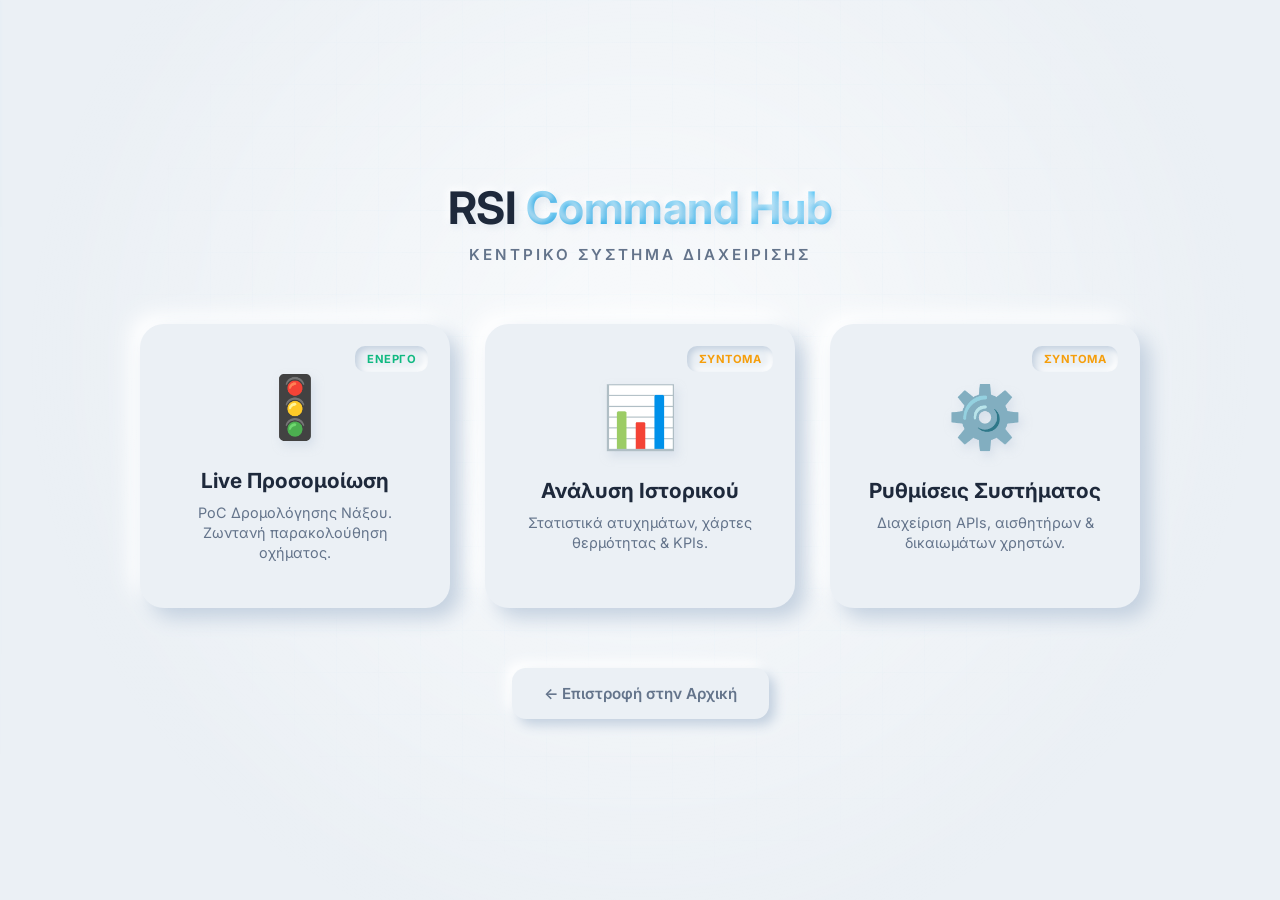
<file: rsi_naxos_poc/hub.html>
<!DOCTYPE html>
<html lang="el">
<head>
    <meta charset="UTF-8">
    <meta name="viewport" content="width=device-width, initial-scale=1.0, maximum-scale=1.0, user-scalable=no">
    <title>RSI | Command Hub</title>
    <link href="https://fonts.googleapis.com/css2?family=Inter:wght@400;500;600;700&display=swap" rel="stylesheet">
    <link rel="stylesheet" href="css/hub.css">
</head>
<body>

    <div class="scan-sweep"></div>

    <div class="hub-header">
        <h1>RSI <span>Command Hub</span></h1>
        <p>Κεντρικο Συστημα Διαχειρισης</p>
    </div>

    <div class="app-grid">
        <!-- 1. Live Simulation (Active) -->
        <a href="index.html" class="app-card" data-nav>
            <span class="badge badge-live">Ενεργο</span>
            <div class="app-icon">🚦</div>
            <div class="app-title">Live Προσομοίωση</div>
            <div class="app-desc">PoC Δρομολόγησης Νάξου. Ζωντανή παρακολούθηση οχήματος.</div>
        </a>

        <!-- 2. Historical Analytics (Inactive) -->
        <a href="#" class="app-card disabled">
            <span class="badge badge-soon">Συντομα</span>
            <div class="app-icon">📊</div>
            <div class="app-title">Ανάλυση Ιστορικού</div>
            <div class="app-desc">Στατιστικά ατυχημάτων, χάρτες θερμότητας & KPIs.</div>
        </a>

        <!-- 3. System Settings (Inactive) -->
        <a href="#" class="app-card disabled">
            <span class="badge badge-soon">Συντομα</span>
            <div class="app-icon">⚙️</div>
            <div class="app-title">Ρυθμίσεις Συστήματος</div>
            <div class="app-desc">Διαχείριση APIs, αισθητήρων & δικαιωμάτων χρηστών.</div>
        </a>
    </div>

    <a href="index.html" class="return-link" data-nav>← Επιστροφή στην Αρχική</a>

    <script src="js/hub.js"></script>

</body>
</html>
</file>
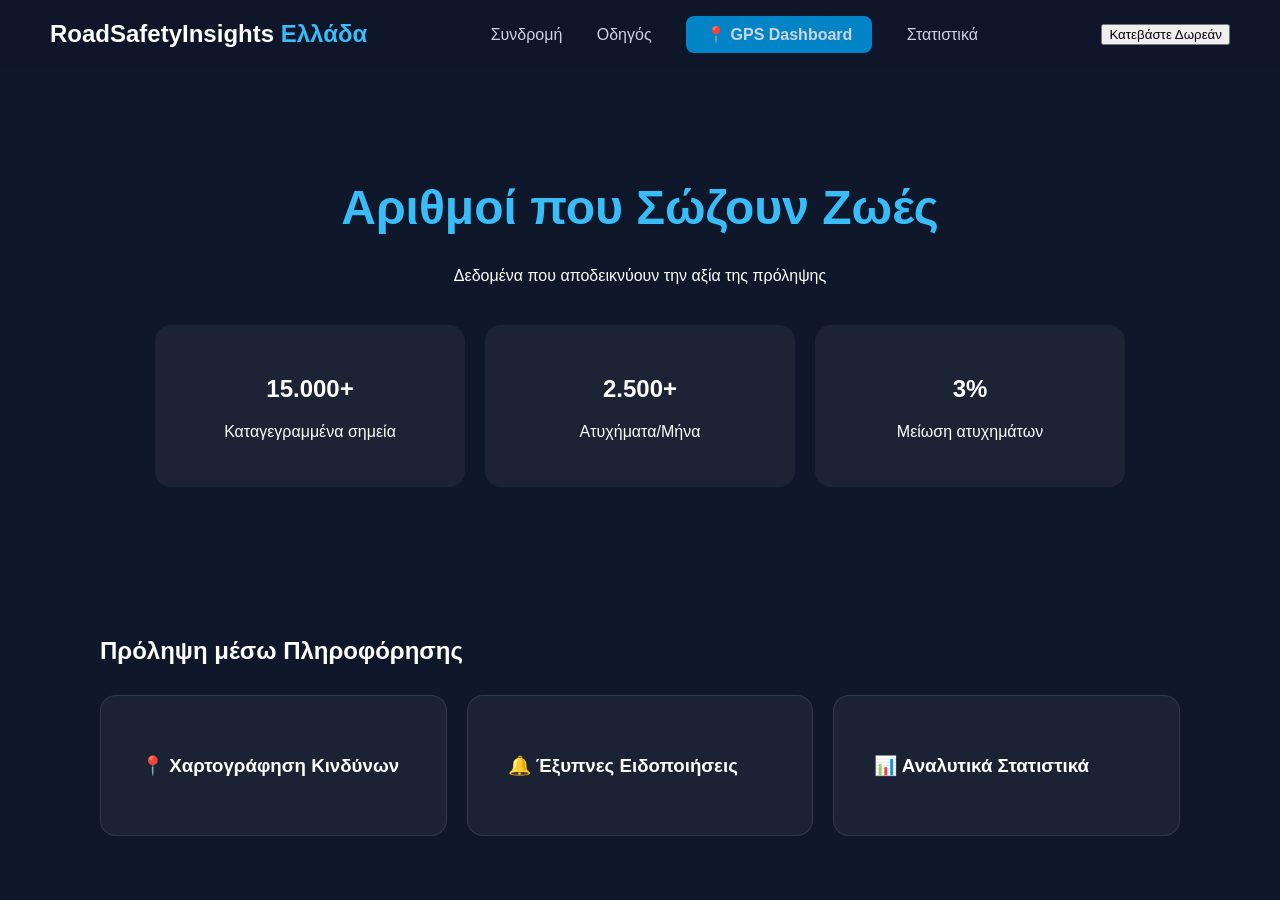
<file: rsi_naxos_poc/landing.html>
<!DOCTYPE html>
<html lang="el">
<head>
    <meta charset="UTF-8">
    <title>RoadSafetyInsights - Αρχική</title>
    <link rel="stylesheet" href="./css/landing.css">
    <body>
    <header class="navbar">
        <div class="logo">RoadSafetyInsights <span>Ελλάδα</span></div>
        <nav>
            <a href="#">Συνδρομή</a>
            <a href="#">Οδηγός</a>
            <a href="index.html" class="gps-btn">📍 GPS Dashboard</a>
            <a href="#">Στατιστικά</a>
        </nav>
        <button class="cta-btn">Κατεβάστε Δωρεάν</button>
    </header>

    <main class="hero">
        <h1>Αριθμοί που Σώζουν Ζωές</h1>
        <p>Δεδομένα που αποδεικνύουν την αξία της πρόληψης</p>
        
        <div class="stats-grid">
            <div class="stat-card"><h2>15.000+</h2><p>Καταγεγραμμένα σημεία</p></div>
            <div class="stat-card"><h2>2.500+</h2><p>Ατυχήματα/Μήνα</p></div>
            <div class="stat-card"><h2>3%</h2><p>Μείωση ατυχημάτων</p></div>
        </div>
    </main>

    <section class="features">
        <h2>Πρόληψη μέσω Πληροφόρησης</h2>
        <div class="feature-grid">
            <div class="feature-item"><h3>📍 Χαρτογράφηση Κινδύνων</h3></div>
            <div class="feature-item"><h3>🔔 Έξυπνες Ειδοποιήσεις</h3></div>
            <div class="feature-item"><h3>📊 Αναλυτικά Στατιστικά</h3></div>
        </div>
    </section>
</body>
</html>
</file>
<file: rsi_naxos_poc/css/hub.css>
:root {
    --bg-color: #ebf0f5; /* Icy pearl base */
    --shadow-dark: #c3d0df;
    --shadow-light: #ffffff;
    --text-main: #334155;
    --text-muted: #64748b;
    --accent-blue: #0ea5e9;
}

* {
    box-sizing: border-box;
    margin: 0;
    padding: 0;
    font-family: 'Inter', sans-serif;
}

html {
    /* smooth scroll should the layout ever grow taller than viewport */
    scroll-behavior: smooth;
}

body {
    background-color: var(--bg-color);
    color: var(--text-main);
    display: flex;
    flex-direction: column;
    align-items: center;
    justify-content: center;
    min-height: 100vh;
    padding: 20px;
    position: relative;
    z-index: 1;
    overflow-x: hidden;
    /* Page fade-in transition */
    animation: pageEnter 0.7s ease both;
}

@keyframes pageEnter {
    from { opacity: 0; }
    to { opacity: 1; }
}

/* Fade-out state applied via JS right before navigating away */
body.leaving {
    animation: pageLeave 0.45s cubic-bezier(0.4, 0, 0.2, 1) forwards;
    pointer-events: none;
}

@keyframes pageLeave {
    from { opacity: 1; filter: blur(0); }
    to   { opacity: 0; filter: blur(6px); }
}

/* ================= Ambient Backgrounds ================= */

/* The "White Effect" Background Glow — now slowly breathing/drifting */
body::before {
    content: '';
    position: absolute;
    top: 40%;
    left: 50%;
    width: 120vw;
    height: 120vh;
    background: radial-gradient(circle, rgba(255,255,255,0.7) 0%, rgba(235,240,245,0) 65%);
    z-index: -2;
    pointer-events: none;
    animation: glowDrift 10s ease-in-out infinite;
    transform: translate(-50%, -50%) scale(1);
}

@keyframes glowDrift {
    0%   { transform: translate(-50%, -50%) scale(1);    opacity: 0.85; }
    50%  { transform: translate(-48%, -52%) scale(1.08); opacity: 1; }
    100% { transform: translate(-50%, -50%) scale(1);    opacity: 0.85; }
}

/* Faint futuristic grid + scanning light sweep, sitting behind everything */
body::after {
    content: '';
    position: fixed;
    inset: 0;
    z-index: -3;
    pointer-events: none;
    background-image:
        linear-gradient(rgba(14, 165, 233, 0.05) 1px, transparent 1px),
        linear-gradient(90deg, rgba(14, 165, 233, 0.05) 1px, transparent 1px);
    background-size: 42px 42px;
    mask-image: radial-gradient(circle at 50% 40%, rgba(0,0,0,0.9) 0%, transparent 70%);
    -webkit-mask-image: radial-gradient(circle at 50% 40%, rgba(0,0,0,0.9) 0%, transparent 70%);
}

.scan-sweep {
    position: fixed;
    top: 0;
    left: -30%;
    width: 30%;
    height: 100%;
    z-index: -1;
    pointer-events: none;
    background: linear-gradient(100deg,
        rgba(14, 165, 233, 0) 0%,
        rgba(14, 165, 233, 0.05) 45%,
        rgba(255, 255, 255, 0.35) 50%,
        rgba(14, 165, 233, 0.05) 55%,
        rgba(14, 165, 233, 0) 100%);
    animation: sweep 7s linear infinite;
    filter: blur(2px);
}

@keyframes sweep {
    0%   { left: -30%; }
    100% { left: 110%; }
}

/* Top Header */
.hub-header {
    text-align: center;
    margin-bottom: 60px;
    opacity: 0;
    animation: fadeUp 0.7s ease 0.1s forwards;
}

.hub-header h1 {
    font-size: 2.8rem;
    color: #1e293b;
    margin-bottom: 10px;
    letter-spacing: -0.5px;
    text-shadow: 3px 3px 6px rgba(195, 208, 223, 0.4), 
                -3px -3px 6px rgba(255, 255, 255, 0.8);
}

.hub-header span {
    color: var(--accent-blue);
    background: linear-gradient(90deg, #0ea5e9, #38bdf8, #0ea5e9);
    background-size: 200% auto;
    -webkit-background-clip: text;
    background-clip: text;
    -webkit-text-fill-color: transparent;
    animation: shineText 4s linear infinite;
}

@keyframes shineText {
    0%   { background-position: 0% center; }
    100% { background-position: 200% center; }
}

.hub-header p {
    color: var(--text-muted);
    font-size: 0.95rem;
    text-transform: uppercase;
    letter-spacing: 3px;
    font-weight: 600;
}

/* Flex Layout for exactly 3 Apps */
.app-grid {
    display: flex;
    flex-wrap: wrap;
    justify-content: center;
    gap: 35px;
    max-width: 1000px;
    width: 100%;
}

/* Neumorphic App Buttons */
.app-card {
    background-color: var(--bg-color);
    border-radius: 24px;
    padding: 45px 25px;
    flex: 1 1 280px;
    max-width: 320px;
    display: flex;
    flex-direction: column;
    align-items: center;
    justify-content: center;
    text-decoration: none;
    color: var(--text-main);
    transition: transform 0.3s cubic-bezier(0.175, 0.885, 0.32, 1.275),
                box-shadow 0.3s cubic-bezier(0.175, 0.885, 0.32, 1.275);
    box-shadow: 10px 10px 20px var(--shadow-dark), 
               -10px -10px 20px var(--shadow-light);
    position: relative;
    overflow: hidden;
    opacity: 0;
    animation: fadeUp 0.6s ease forwards;
}

/* Staggered entrance for each card */
.app-grid .app-card:nth-child(1) { animation-delay: 0.25s; }
.app-grid .app-card:nth-child(2) { animation-delay: 0.4s; }
.app-grid .app-card:nth-child(3) { animation-delay: 0.55s; }

@keyframes fadeUp {
    from { opacity: 0; transform: translateY(18px); }
    to   { opacity: 1; transform: translateY(0); }
}

/* Soft glowing ring that appears on hover, framing the card */
.app-card::before {
    content: '';
    position: absolute;
    inset: 0;
    border-radius: 24px;
    padding: 1.5px;
    background: linear-gradient(135deg, rgba(14,165,233,0.5), rgba(14,165,233,0), rgba(14,165,233,0.5));
    -webkit-mask: linear-gradient(#fff 0 0) content-box, linear-gradient(#fff 0 0);
    -webkit-mask-composite: xor;
    mask-composite: exclude;
    opacity: 0;
    transition: opacity 0.35s ease;
    pointer-events: none;
}

.app-card:not(.disabled):hover::before {
    opacity: 1;
}

/* Sheen sweep across the card on hover */
.app-card::after {
    content: '';
    position: absolute;
    top: 0;
    left: -75%;
    width: 50%;
    height: 100%;
    background: linear-gradient(115deg, transparent, rgba(255,255,255,0.55), transparent);
    transform: skewX(-20deg);
    transition: left 0.65s ease;
    pointer-events: none;
}

.app-card:not(.disabled):hover::after {
    left: 125%;
}

/* Hover & Active States */
.app-card:hover {
    transform: translateY(-7px) scale(1.015);
    box-shadow: 14px 14px 28px var(--shadow-dark), 
               -14px -14px 28px var(--shadow-light),
               0 0 22px rgba(14, 165, 233, 0.18);
}

.app-card:active {
    transform: translateY(2px) scale(0.99);
    box-shadow: inset 6px 6px 12px var(--shadow-dark), 
                inset -6px -6px 12px var(--shadow-light);
    transition: transform 0.12s ease, box-shadow 0.12s ease;
}

/* Disabled / Coming Soon Cards */
.app-card.disabled {
    opacity: 0.65;
    cursor: not-allowed;
    transition: none;
}
.app-card.disabled:hover {
    transform: none;
    box-shadow: 10px 10px 20px var(--shadow-dark), 
               -10px -10px 20px var(--shadow-light);
}
.app-card.disabled:active {
    box-shadow: 10px 10px 20px var(--shadow-dark), 
               -10px -10px 20px var(--shadow-light);
    transform: none;
}

/* App Icons */
.app-icon {
    font-size: 3.8rem;
    margin-bottom: 25px;
    filter: drop-shadow(3px 5px 5px rgba(195, 208, 223, 0.5));
    transition: transform 0.4s cubic-bezier(0.175, 0.885, 0.32, 1.275);
}

.app-card:hover:not(.disabled) .app-icon {
    transform: scale(1.15) rotate(-4deg);
}

/* App Titles */
.app-title {
    font-size: 1.3rem;
    font-weight: 700;
    text-align: center;
    margin-bottom: 10px;
    color: #1e293b;
}

.app-desc {
    font-size: 0.9rem;
    color: var(--text-muted);
    text-align: center;
    line-height: 1.4;
}

/* Badges */
.badge {
    position: absolute;
    top: 22px;
    right: 22px;
    font-size: 0.7rem;
    font-weight: 700;
    padding: 6px 12px;
    border-radius: 10px;
    text-transform: uppercase;
    letter-spacing: 0.5px;
    box-shadow: inset 3px 3px 6px var(--shadow-dark), 
                inset -3px -3px 6px var(--shadow-light);
}

.badge-live { 
    color: #10b981; 
    /* Soft pulse effect for the active module */
    animation: softPulse 2s infinite;
}
.badge-soon { color: #f59e0b; }

@keyframes softPulse {
    0% { box-shadow: inset 3px 3px 6px var(--shadow-dark), inset -3px -3px 6px var(--shadow-light), 0 0 0 rgba(16, 185, 129, 0); }
    50% { box-shadow: inset 3px 3px 6px var(--shadow-dark), inset -3px -3px 6px var(--shadow-light), 0 0 10px rgba(16, 185, 129, 0.3); }
    100% { box-shadow: inset 3px 3px 6px var(--shadow-dark), inset -3px -3px 6px var(--shadow-light), 0 0 0 rgba(16, 185, 129, 0); }
}

/* Return Link */
.return-link {
    margin-top: 60px;
    color: var(--text-muted);
    text-decoration: none;
    font-weight: 600;
    font-size: 0.95rem;
    padding: 16px 32px;
    border-radius: 14px;
    box-shadow: 6px 6px 12px var(--shadow-dark), 
               -6px -6px 12px var(--shadow-light);
    transition: all 0.2s ease-in-out;
    background-color: var(--bg-color);
    opacity: 0;
    animation: fadeUp 0.6s ease 0.7s forwards;
}
.return-link:hover {
    color: var(--accent-blue);
    transform: translateX(-4px);
}
.return-link:active {
    box-shadow: inset 4px 4px 8px var(--shadow-dark), 
                inset -4px -4px 8px var(--shadow-light);
}

/* Mobile Adjustments */
@media screen and (max-width: 768px) {
    .app-grid {
        flex-direction: column;
        align-items: center;
        gap: 25px;
    }
    .app-card {
        width: 100%;
        max-width: 100%;
    }
    .hub-header h1 {
        font-size: 2.2rem;
    }
}

/* Respect reduced motion preferences */
@media (prefers-reduced-motion: reduce) {
    *, *::before, *::after {
        animation-duration: 0.01ms !important;
        animation-iteration-count: 1 !important;
        transition-duration: 0.01ms !important;
    }
}
</file>
<file: rsi_naxos_poc/css/landing.css>
body { background: #0f172a; color: white; margin: 0; font-family: sans-serif; }

.navbar { display: flex; align-items: center; justify-content: space-between; padding: 20px 50px; background: rgba(15, 23, 42, 0.8); backdrop-filter: blur(10px); }
.logo { font-size: 1.5rem; font-weight: bold; }
.logo span { color: #38bdf8; }

nav a { color: #cbd5e1; text-decoration: none; margin: 0 15px; }
.gps-btn { background: #0284c7; padding: 10px 20px; border-radius: 8px; font-weight: bold; }

.hero { text-align: center; padding: 80px 20px; }
.hero h1 { font-size: 3rem; color: #38bdf8; }

.stats-grid { display: flex; justify-content: center; gap: 20px; margin-top: 40px; }
.stat-card { background: rgba(255,255,255,0.05); padding: 30px; border-radius: 16px; width: 250px; }

.features { padding: 50px 100px; }
.feature-grid { display: grid; grid-template-columns: repeat(3, 1fr); gap: 20px; margin-top: 30px; }
.feature-item { background: rgba(255,255,255,0.05); padding: 40px; border-radius: 16px; border: 1px solid rgba(255,255,255,0.1); }
</file>
